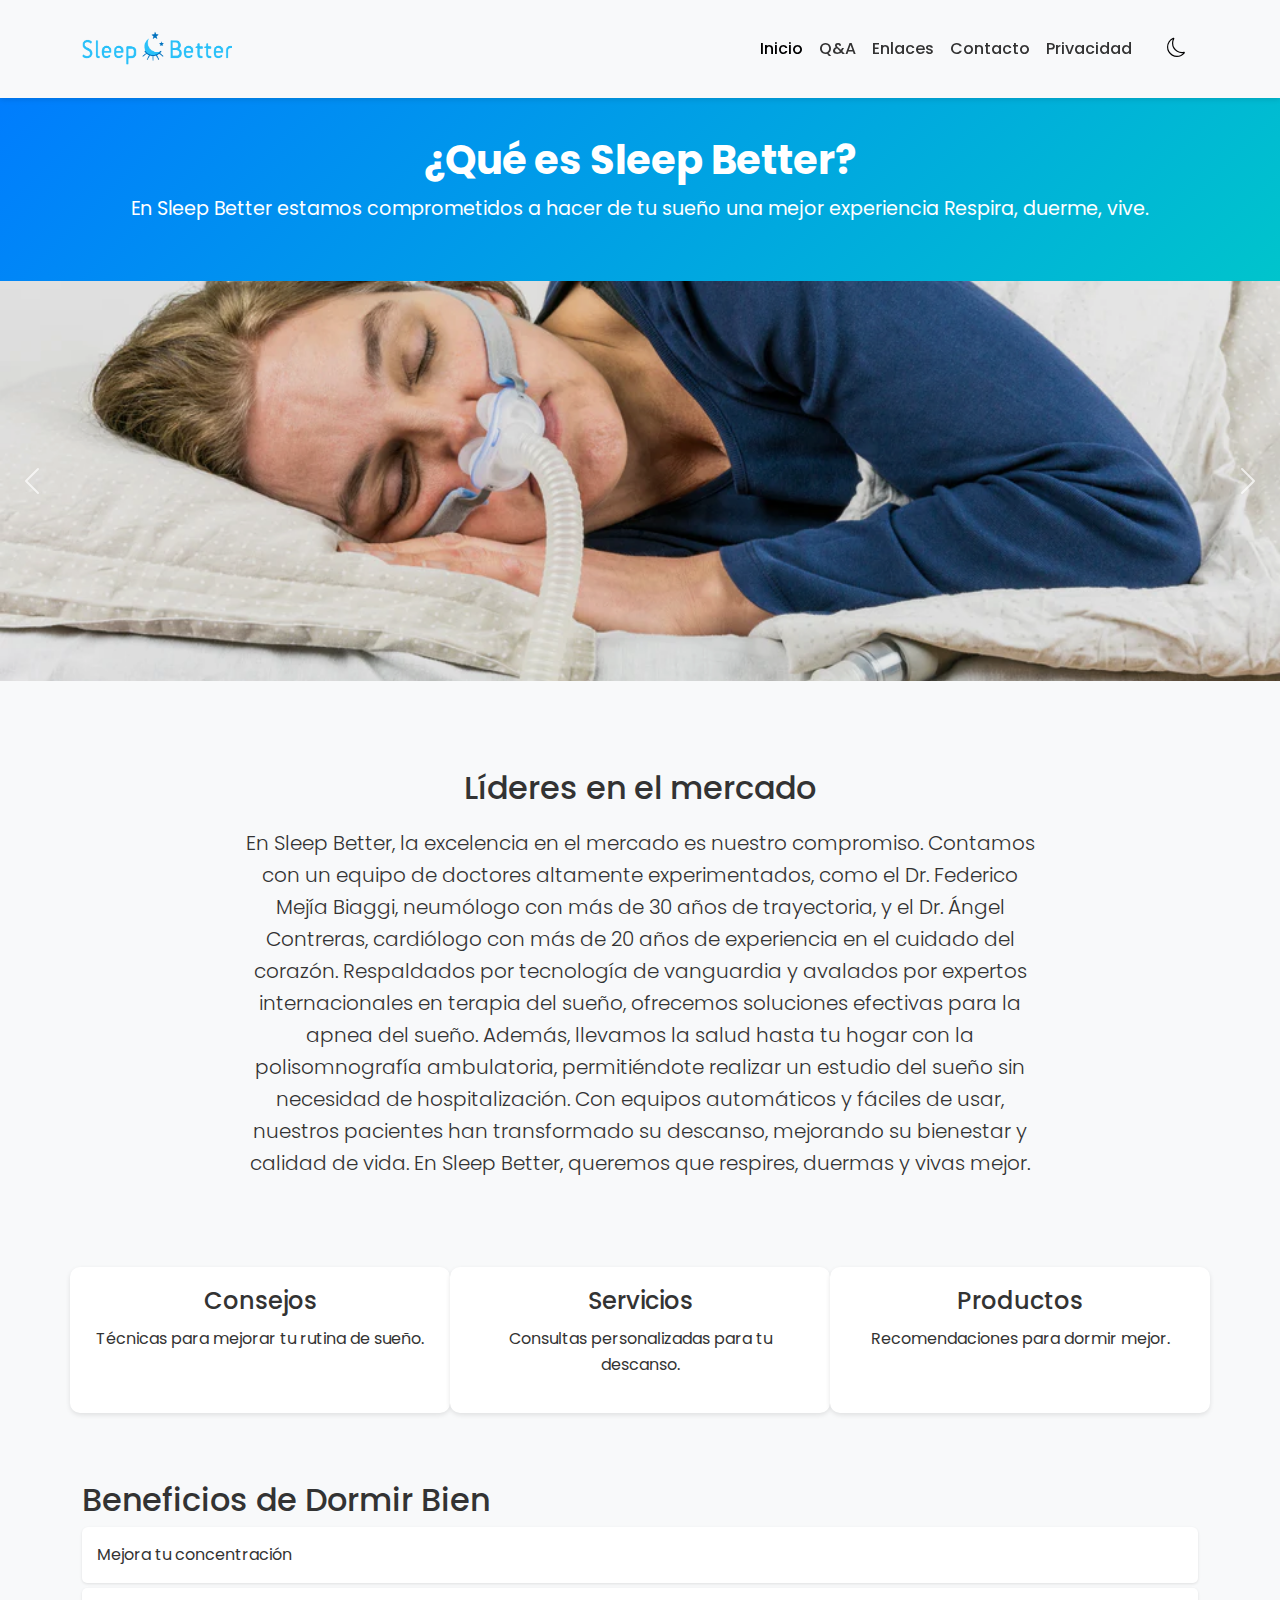
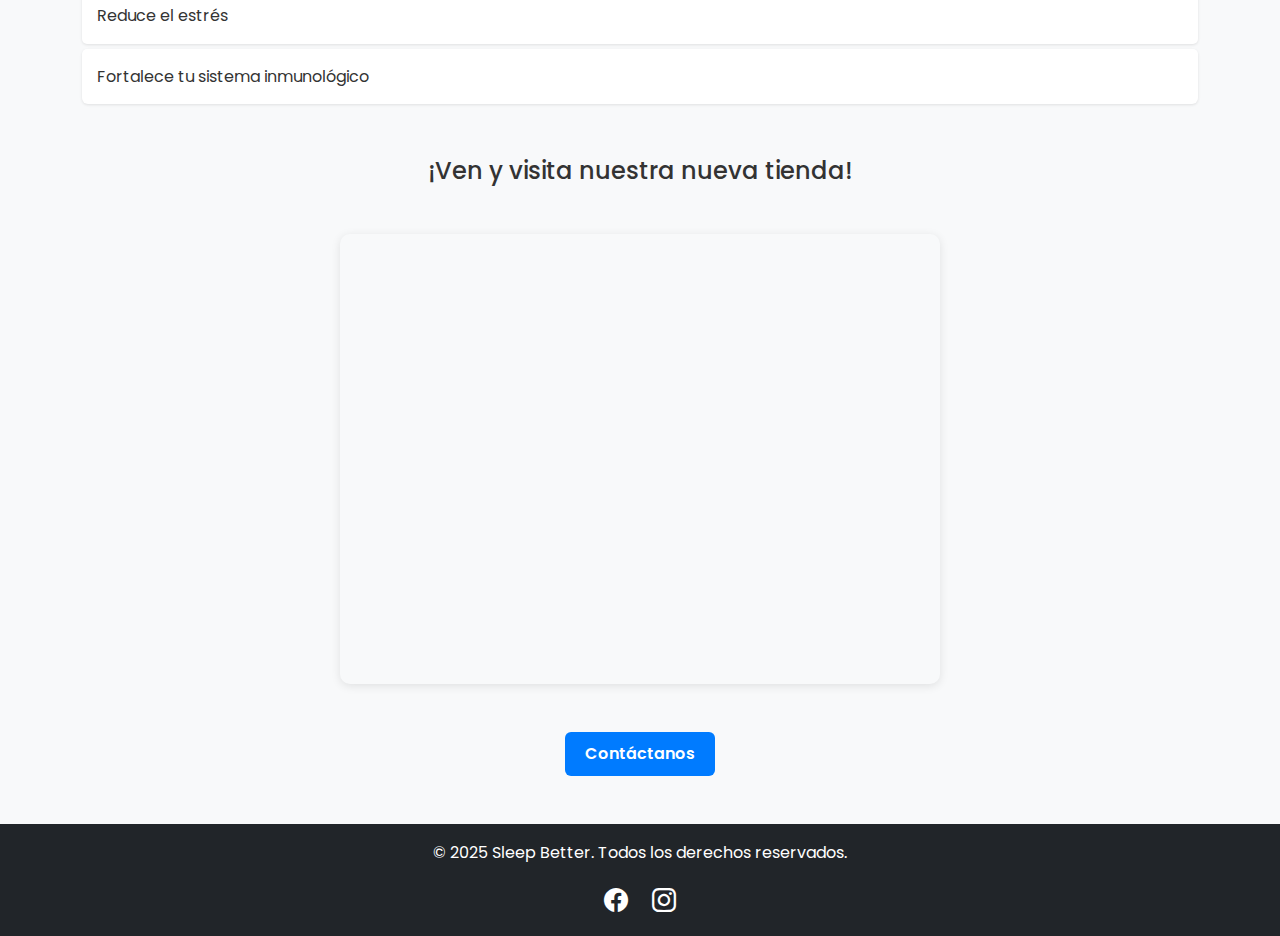
<file: index.html>
<!DOCTYPE html>
<html lang="es">
<head>
    <meta charset="UTF-8">
    <meta name="viewport" content="width=device-width, initial-scale=1.0">
    <meta name="description" content="Sleep Better: consejos y servicios para mejorar tu sueño.">
    <meta name="keywords" content="sueño, descanso, salud, sleep better, insomnio">
    <meta name="author" content="Sebastian Acosta 23-1806">
    <meta name="robots" content="index, follow">
    <title>Sleep Better - Mejora tu Descanso</title>
    <link rel="icon" href="img/favicon-sb.ico" type="image/x-icon">
    <link href="https://fonts.googleapis.com/css2?family=Poppins:wght@400;700&display=swap" rel="stylesheet">
    <link href="https://cdn.jsdelivr.net/npm/bootstrap@5.3.0/dist/css/bootstrap.min.css" rel="stylesheet">
    <link rel="stylesheet" href="https://cdn.jsdelivr.net/npm/bootstrap-icons@1.10.5/font/bootstrap-icons.css">
    <link rel="stylesheet" href="css/styles.css">
</head>

<body class="light-mode">
    <!-- Barra de navegación -->
    <nav class="navbar navbar-expand-lg navbar-light bg-light fixed-top">
        <div class="container">
            <a class="navbar-brand" href="index.html">
                <img src="img/sb-logo.png" alt="Sleep Better Logo" width="150">
            </a>
            <button class="navbar-toggler" type="button" data-bs-toggle="collapse" data-bs-target="#navbarNav">
                <span class="navbar-toggler-icon"></span>
            </button>
            <div class="collapse navbar-collapse" id="navbarNav">
                <ul class="navbar-nav ms-auto">
                    <li class="nav-item"><a class="nav-link active" href="index.html">Inicio</a></li>
                    <li class="nav-item"><a class="nav-link" href="articles.html">Q&A</a></li>
                    <li class="nav-item"><a class="nav-link" href="links.html">Enlaces</a></li>
                    <li class="nav-item"><a class="nav-link" href="contact.html">Contacto</a></li>
                    <li class="nav-item"><a class="nav-link" href="privacy.html">Privacidad</a></li>
                </ul>
                <button id="theme-toggle" class="btn"><i class="bi bi-moon"></i></button>
            </div>
        </div>
    </nav>

    <!-- Sección principal -->
    <header class="main-header">
        <h1>¿Qué es Sleep Better?</h1>
        <p>En Sleep Better estamos comprometidos a hacer de tu sueño una mejor experiencia Respira, duerme, vive.</p>
    </header>

    <!-- Carrusel -->
    <div id="carouselExample" class="carousel slide" data-bs-ride="carousel">
        <div class="carousel-inner">
            <div class="carousel-item active">
                <img src="img/imagen1.png" class="d-block w-100" alt="Dormir bien">
            </div>
            <div class="carousel-item">
                <img src="img/imagen2.png" class="d-block w-100" alt="Relajación">
            </div>
        </div>
        <button class="carousel-control-prev" type="button" data-bs-target="#carouselExample" data-bs-slide="prev">
            <span class="carousel-control-prev-icon"></span>
        </button>
        <button class="carousel-control-next" type="button" data-bs-target="#carouselExample" data-bs-slide="next">
            <span class="carousel-control-next-icon"></span>
        </button>
    </div>

    <!-- Líderes en el mercado -->
    <section class="market-leaders-section container my-5">
        <h2 class="text-center">Líderes en el mercado</h2>
        <p class="text-center lead">
            En Sleep Better, la excelencia en el mercado es nuestro compromiso. Contamos con un equipo de doctores altamente experimentados, como el Dr. Federico Mejía Biaggi, neumólogo con más de 30 años de trayectoria, y el Dr. Ángel Contreras, cardiólogo con más de 20 años de experiencia en el cuidado del corazón. Respaldados por tecnología de vanguardia y avalados por expertos internacionales en terapia del sueño, ofrecemos soluciones efectivas para la apnea del sueño. Además, llevamos la salud hasta tu hogar con la polisomnografía ambulatoria, permitiéndote realizar un estudio del sueño sin necesidad de hospitalización. Con equipos automáticos y fáciles de usar, nuestros pacientes han transformado su descanso, mejorando su bienestar y calidad de vida. En Sleep Better, queremos que respires, duermas y vivas mejor.
        </p>
    </section>

    <!-- FlexGrid -->
    <section class="container my-5">
        <div class="row">
            <div class="col-md-4 hover-effect">
                <h3>Consejos</h3>
                <p>Técnicas para mejorar tu rutina de sueño.</p>
            </div>
            <div class="col-md-4 hover-effect">
                <h3>Servicios</h3>
                <p>Consultas personalizadas para tu descanso.</p>
            </div>
            <div class="col-md-4 hover-effect">
                <h3>Productos</h3>
                <p>Recomendaciones para dormir mejor.</p>
            </div>
        </div>
    </section>

    <!-- Lista de elementos -->
    <section class="container my-5">
        <h2>Beneficios de Dormir Bien</h2>
        <ul class="list-group">
            <li class="list-group-item">Mejora tu concentración</li>
            <li class="list-group-item">Reduce el estrés</li>
            <li class="list-group-item">Fortalece tu sistema inmunológico</li>
        </ul>
    </section>

    <!-- Mapa -->
    <h4 class="map-title">¡Ven y visita nuestra nueva tienda!</h4>
    <div class="container my-5 d-flex justify-content-center">
        <iframe 
         src="https://www.google.com/maps/embed?pb=!1m18!1m12!1m3!1d3783.9947324323884!2d-69.93622409999999!3d18.483897799999998!2m3!1f0!2f0!3f0!3m2!1i1024!2i768!4f13.1!3m3!1m2!1s0x8eaf897dfc4daa59%3A0x87da951ea2682654!2sSleep%20Better%20CPAP%20y%20Polisomnografia!5e0!3m2!1sen!2sdo!4v1741401392189!5m2!1sen!2sdo" width="600" height="450" style="border:0;" allowfullscreen="" loading="lazy" referrerpolicy="no-referrer-when-downgrade"></iframe>

        </iframe>
    </div>

<section class="container my-5 text-center">
        <a href="contact.html" class="btn btn-primary">Contáctanos</a>
    </section>


    <!-- Footer -->
    <footer class="bg-dark text-white text-center py-3">
        <p>© 2025 Sleep Better. Todos los derechos reservados.</p>
        <div>
            <a href="https://www.facebook.com/sleepbetterdr" target="_blank"><i class="bi bi-facebook"></i></a>
            <a href="http://instagram.com/sleepbetterrd/" target="_blank"><i class="bi bi-instagram"></i></a>
        </div>
    </footer>

    <script src="https://cdn.jsdelivr.net/npm/bootstrap@5.3.0/dist/js/bootstrap.bundle.min.js"></script>
    <script src="js/script.js"></script>
</body>
</html>
</file>
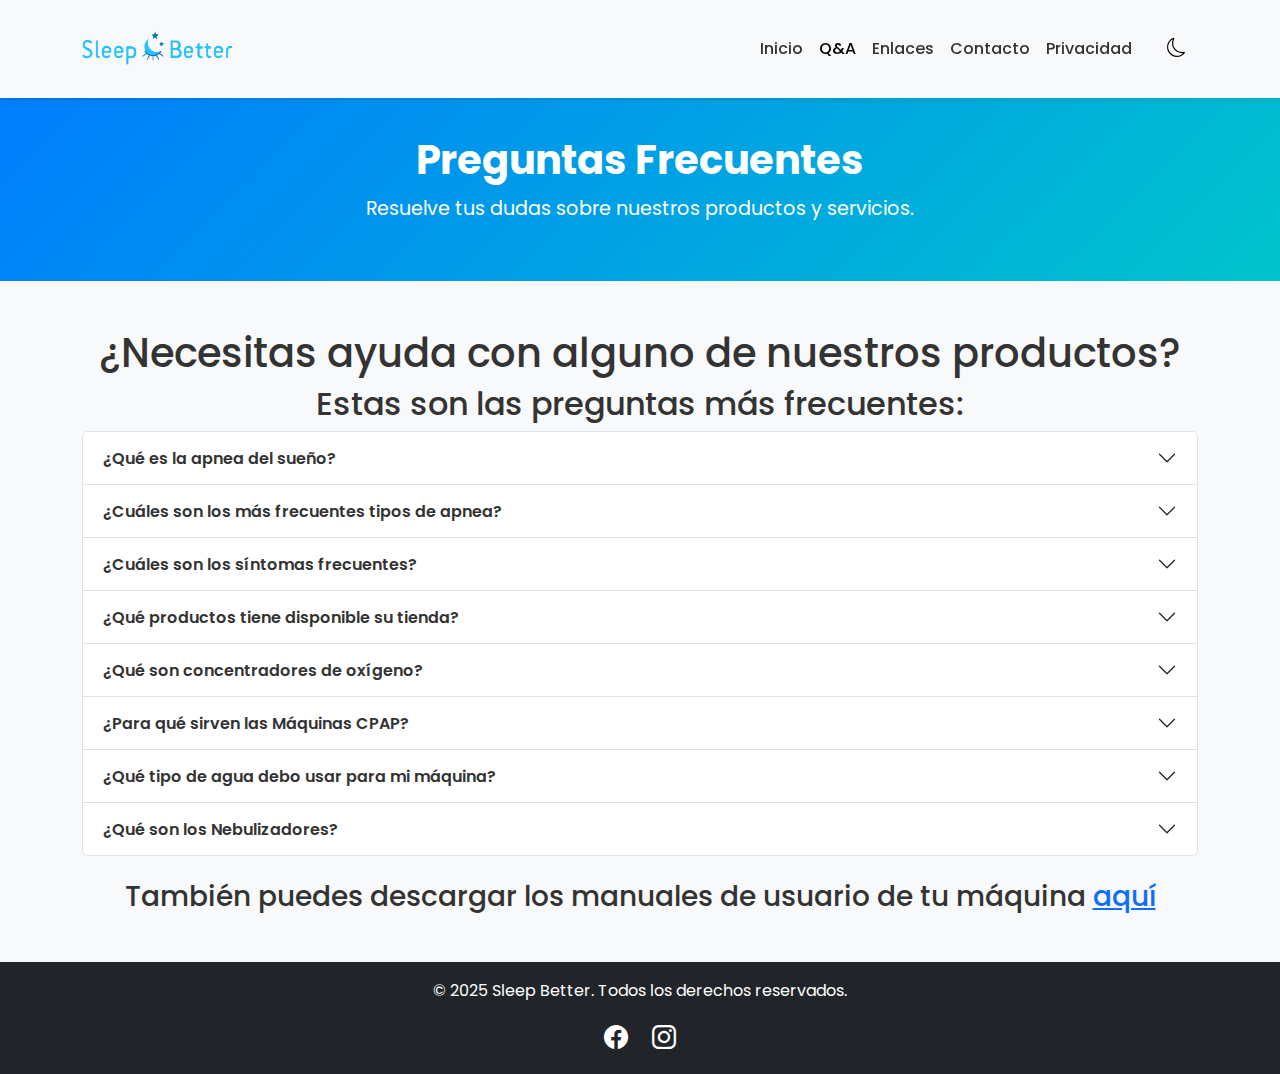
<file: articles.html>
<!DOCTYPE html>
<html lang="es">
<head>
    <meta charset="UTF-8">
    <meta name="viewport" content="width=device-width, initial-scale=1.0">
    <meta name="description" content="Sleep Better: preguntas frecuentes sobre nuestros productos y servicios para mejorar tu sueño.">
    <meta name="keywords" content="sueño, descanso, salud, sleep better, insomnio, apnea del sueño">
    <meta name="author" content="Sebastian Acosta 23-1806">
    <meta name="robots" content="index, follow">
    <title>Sleep Better - Preguntas Frecuentes</title>
    <link rel="icon" href="img/favicon-sb.ico" type="image/x-icon">
    <link href="https://fonts.googleapis.com/css2?family=Poppins:wght@400;700&display=swap" rel="stylesheet">
    <link href="https://cdn.jsdelivr.net/npm/bootstrap@5.3.0/dist/css/bootstrap.min.css" rel="stylesheet">
    <link rel="stylesheet" href="https://cdn.jsdelivr.net/npm/bootstrap-icons@1.10.5/font/bootstrap-icons.css">
    <link rel="stylesheet" href="css/styles.css">
</head>
<body class="light-mode">
    <!-- Barra de navegación -->
    <nav class="navbar navbar-expand-lg navbar-light bg-light fixed-top">
        <div class="container">
            <a class="navbar-brand" href="index.html">
                <img src="img/sb-logo.png" alt="Sleep Better Logo" width="150">
            </a>
            <button class="navbar-toggler" type="button" data-bs-toggle="collapse" data-bs-target="#navbarNav">
                <span class="navbar-toggler-icon"></span>
            </button>
            <div class="collapse navbar-collapse" id="navbarNav">
                <ul class="navbar-nav ms-auto">
                    <li class="nav-item"><a class="nav-link" href="index.html">Inicio</a></li>
                    <li class="nav-item"><a class="nav-link active" href="articles.html">Q&A</a></li>
                    <li class="nav-item"><a class="nav-link" href="links.html">Enlaces</a></li>
                    <li class="nav-item"><a class="nav-link" href="contact.html">Contacto</a></li>
                    <li class="nav-item"><a class="nav-link" href="privacy.html">Privacidad</a></li>
                </ul>
                <button id="theme-toggle" class="btn"><i class="bi bi-moon"></i></button>
            </div>
        </div>
    </nav>

    <!-- Sección principal -->
    <header class="main-header">
        <h1>Preguntas Frecuentes</h1>
        <p>Resuelve tus dudas sobre nuestros productos y servicios.</p>
    </header>

    <!-- Sección de FAQ -->
    <section class="container my-5 faq-section">
        <h1 class="text-center">¿Necesitas ayuda con alguno de nuestros productos?</h1>
        <h2 class="text-center">Estas son las preguntas más frecuentes:</h2>
        <div class="accordion" id="accordionFAQ">
            <div class="accordion-item">
                <h2 class="accordion-header" id="headingOne">
                    <button class="accordion-button collapsed" type="button" data-bs-toggle="collapse" data-bs-target="#collapseOne" aria-expanded="false" aria-controls="collapseOne">
                        ¿Qué es la apnea del sueño?
                    </button>
                </h2>
                <div id="collapseOne" class="accordion-collapse collapse" aria-labelledby="headingOne" data-bs-parent="#accordionFAQ">
                    <div class="accordion-body">
                        Es un trastorno del sueño, caracterizado por paro en la respiración, repetidas veces. El síntoma principal es el ronquido excesivo e intenso.
                    </div>
                </div>
            </div>
            <div class="accordion-item">
                <h2 class="accordion-header" id="headingTwo">
                    <button class="accordion-button collapsed" type="button" data-bs-toggle="collapse" data-bs-target="#collapseTwo" aria-expanded="false" aria-controls="collapseTwo">
                        ¿Cuáles son los más frecuentes tipos de apnea?
                    </button>
                </h2>
                <div id="collapseTwo" class="accordion-collapse collapse" aria-labelledby="headingTwo" data-bs-parent="#accordionFAQ">
                    <div class="accordion-body">
                        La apnea obstructiva: en la que los músculos de la garganta se relajan y obstruyen el paso del aire a los pulmones.<br>
                        La apnea central del sueño: cuando el cerebro no envía los mensajes correctos a los encargados de controlar la respiración.<br>
                        Y una forma combinada de ambas causas.
                    </div>
                </div>
            </div>
            <div class="accordion-item">
                <h2 class="accordion-header" id="headingFour">
                    <button class="accordion-button collapsed" type="button" data-bs-toggle="collapse" data-bs-target="#collapseFour" aria-expanded="false" aria-controls="collapseFour">
                        ¿Cuáles son los síntomas frecuentes?
                    </button>
                </h2>
                <div id="collapseFour" class="accordion-collapse collapse" aria-labelledby="headingFour" data-bs-parent="#accordionFAQ">
                    <div class="accordion-body">
                        Los signos y síntomas más comunes de la apnea obstructiva y la apnea central del sueño incluyen los siguientes:<br>
                        - Ronquidos fuertes<br>
                        - Episodios en los que dejas de respirar durante el sueño (lo cual señala otra persona)<br>
                        - Jadeos al respirar durante el sueño<br>
                        - Despertarse con la boca seca<br>
                        - Dolor de cabeza por la mañana<br>
                        - Problemas para mantenerse dormido (insomnio)<br>
                        - Sensación de sueño excesiva durante el día (hipersomnia)<br>
                        - Dificultad para prestar atención mientras estás despierto<br>
                        - Irritabilidad
                    </div>
                </div>
            </div>
            <div class="accordion-item">
                <h2 class="accordion-header" id="headingFive">
                    <button class="accordion-button collapsed" type="button" data-bs-toggle="collapse" data-bs-target="#collapseFive" aria-expanded="false" aria-controls="collapseFive">
                        ¿Qué productos tiene disponible su tienda?
                    </button>
                </h2>
                <div id="collapseFive" class="accordion-collapse collapse" aria-labelledby="headingFive" data-bs-parent="#accordionFAQ">
                    <div class="accordion-body">
                        Concentradores de oxígeno, nebulizadores, Máquinas CPAP, mascarillas, agua destilada para fines médicos, entre otros.
                    </div>
                </div>
            </div>
            <div class="accordion-item">
                <h2 class="accordion-header" id="headingSix">
                    <button class="accordion-button collapsed" type="button" data-bs-toggle="collapse" data-bs-target="#collapseSix" aria-expanded="false" aria-controls="collapseSix">
                        ¿Qué son concentradores de oxígeno?
                    </button>
                </h2>
                <div id="collapseSix" class="accordion-collapse collapse" aria-labelledby="headingSix" data-bs-parent="#accordionFAQ">
                    <div class="accordion-body">
                        Un concentrador de oxígeno es un instrumento médico que proporciona terapia de oxígeno a pacientes con enfermedades respiratorias. Los concentradores administran oxígeno más puro que el del aire.
                    </div>
                </div>
            </div>
            <div class="accordion-item">
                <h2 class="accordion-header" id="headingSeven">
                    <button class="accordion-button collapsed" type="button" data-bs-toggle="collapse" data-bs-target="#collapseSeven" aria-expanded="false" aria-controls="collapseSeven">
                        ¿Para qué sirven las Máquinas CPAP?
                    </button>
                </h2>
                <div id="collapseSeven" class="accordion-collapse collapse" aria-labelledby="headingSeven" data-bs-parent="#accordionFAQ">
                    <div class="accordion-body">
                        Las máquinas CPAP ayudan a las personas con apnea del sueño a respirar más fácil cada noche mientras duermen. Una máquina de CPAP aumenta la presión del aire en su garganta para mantener las vías respiratorias abiertas mientras inhala, lo que hace que disminuyan los ronquidos, lo que también ayudará a su pareja a dormir mejor por la noche.
                    </div>
                </div>
            </div>
            <div class="accordion-item">
                <h2 class="accordion-header" id="headingThree">
                    <button class="accordion-button collapsed" type="button" data-bs-toggle="collapse" data-bs-target="#collapseThree" aria-expanded="false" aria-controls="collapseThree">
                        ¿Qué tipo de agua debo usar para mi máquina?
                    </button>
                </h2>
                <div id="collapseThree" class="accordion-collapse collapse" aria-labelledby="headingThree" data-bs-parent="#accordionFAQ">
                    <div class="accordion-body">
                        Siempre recomendamos para el correcto uso del humidificador comprar agua destilada, no lo hagas con agua embotellada común o de la llave, esta podría estropear el dispositivo.
                    </div>
                </div>
            </div>
            <div class="accordion-item">
                <h2 class="accordion-header" id="headingEight">
                    <button class="accordion-button collapsed" type="button" data-bs-toggle="collapse" data-bs-target="#collapseEight" aria-expanded="false" aria-controls="collapseEight">
                        ¿Qué son los Nebulizadores?
                    </button>
                </h2>
                <div id="collapseEight" class="accordion-collapse collapse" aria-labelledby="headingEight" data-bs-parent="#accordionFAQ">
                    <div class="accordion-body">
                        Un Nebulizador es un dispositivo utilizado para administrar soluciones o suspensiones de fármacos, en forma líquida, vía inhalatoria a través de una mascarilla o de una boquilla.
                    </div>
                </div>
            </div>
        </div>
        <h3 class="text-center mt-4">
            También puedes descargar los manuales de usuario de tu máquina <a href="links.html" target="_blank">aquí</a>
        </h3>
    </section>

    <!-- Footer -->
    <footer class="bg-dark text-white text-center py-3">
        <p>© 2025 Sleep Better. Todos los derechos reservados.</p>
        <div>
            <a href="https://www.facebook.com/sleepbetterdr" target="_blank"><i class="bi bi-facebook"></i></a>
            <a href="http://instagram.com/sleepbetterrd/" target="_blank"><i class="bi bi-instagram"></i></a>
        </div>
    </footer>

    <script src="https://cdn.jsdelivr.net/npm/bootstrap@5.3.0/dist/js/bootstrap.bundle.min.js"></script>
    <script src="js/script.js"></script>
</body>
</html>
</file>
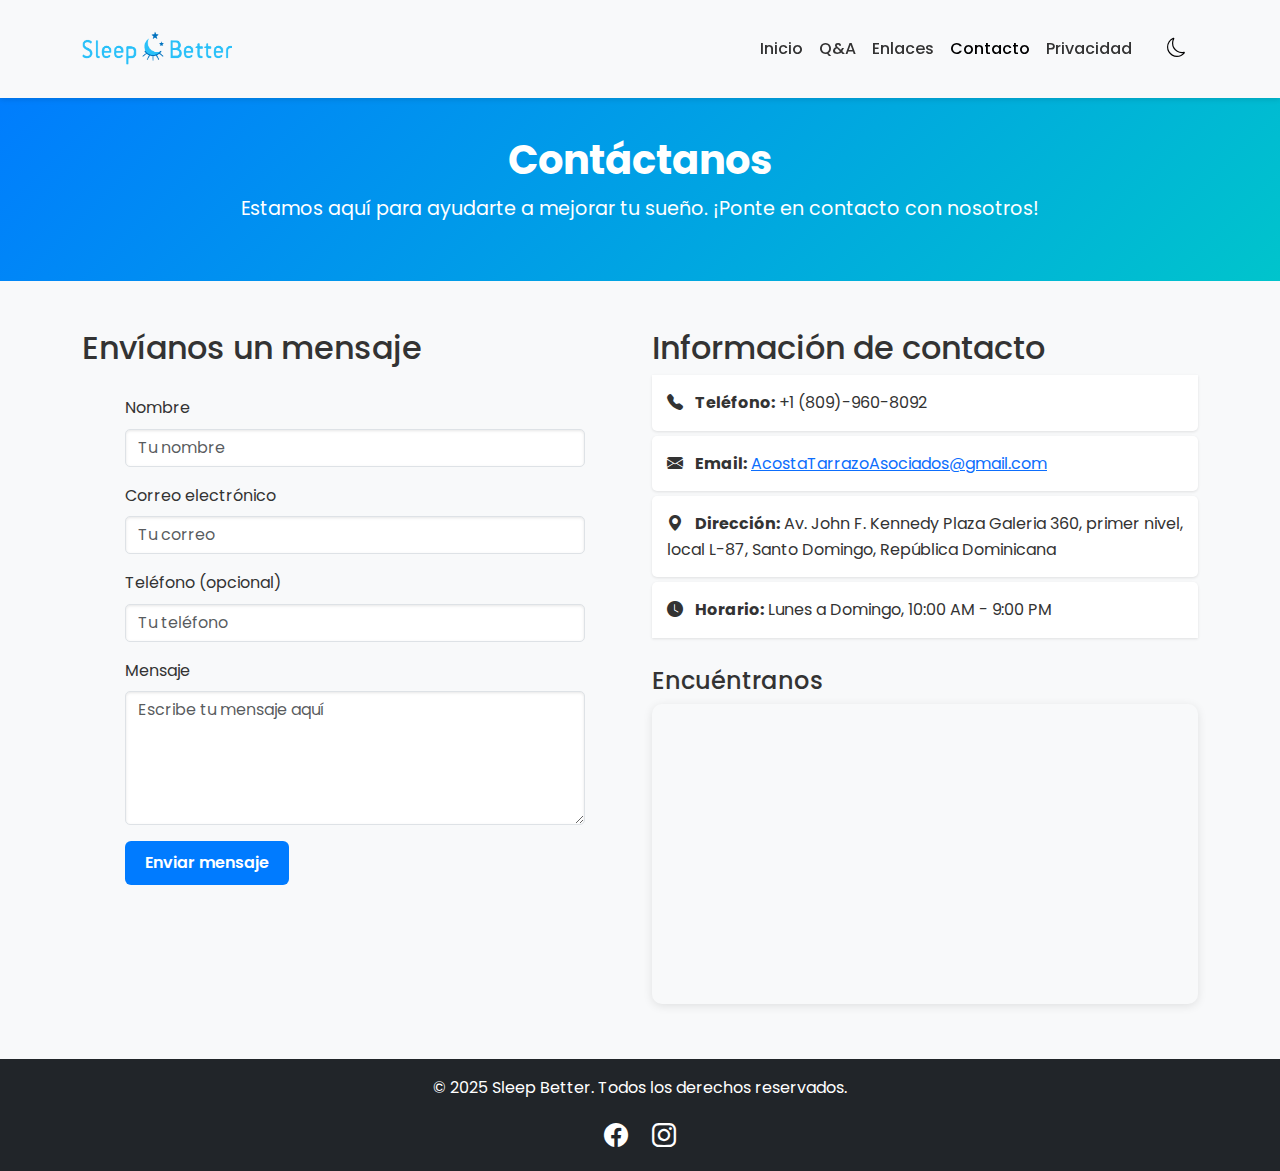
<file: contact.html>
<!DOCTYPE html>
<html lang="es">
<head>
    <meta charset="UTF-8">
    <meta name="viewport" content="width=device-width, initial-scale=1.0">
    <meta name="description" content="Sleep Better: consejos y servicios para mejorar tu sueño.">
    <meta name="keywords" content="sueño, descanso, salud, sleep better, insomnio">
    <meta name="author" content="Sebastian Acosta 23-1806">
    <meta name="robots" content="index, follow">
    <title>Sleep Better - Mejora tu Descanso</title>
    <link rel="icon" href="img/favicon-sb.ico" type="image/x-icon">
    <link href="https://fonts.googleapis.com/css2?family=Poppins:wght@400;700&display=swap" rel="stylesheet">
    <link href="https://cdn.jsdelivr.net/npm/bootstrap@5.3.0/dist/css/bootstrap.min.css" rel="stylesheet">
    <link rel="stylesheet" href="https://cdn.jsdelivr.net/npm/bootstrap-icons@1.10.5/font/bootstrap-icons.css">
    <link rel="stylesheet" href="css/styles.css">
</head>

<body class="light-mode">
    <!-- Barra de navegación -->
    <nav class="navbar navbar-expand-lg navbar-light bg-light fixed-top">
        <div class="container">
            <a class="navbar-brand" href="index.html">
                <img src="img/sb-logo.png" alt="Sleep Better Logo" width="150">
            </a>
            <button class="navbar-toggler" type="button" data-bs-toggle="collapse" data-bs-target="#navbarNav">
                <span class="navbar-toggler-icon"></span>
            </button>
            <div class="collapse navbar-collapse" id="navbarNav">
                <ul class="navbar-nav ms-auto">
                    <li class="nav-item"><a class="nav-link" href="index.html">Inicio</a></li>
                    <li class="nav-item"><a class="nav-link" href="articles.html">Q&A</a></li>
                    <li class="nav-item"><a class="nav-link" href="links.html">Enlaces</a></li>
                    <li class="nav-item"><a class="nav-link active" href="contact.html">Contacto</a></li>
                    <li class="nav-item"><a class="nav-link" href="privacy.html">Privacidad</a></li>
                </ul>
                <button id="theme-toggle" class="btn"><i class="bi bi-moon"></i></button>
            </div>
        </div>
    </nav>

    <!-- Sección principal -->
    <header class="main-header">
        <h1>Contáctanos</h1>
        <p>Estamos aquí para ayudarte a mejorar tu sueño. ¡Ponte en contacto con nosotros!</p>
    </header>

    <!-- Sección de contacto -->
    <section class="container my-5">
        <div class="row">
            <!-- Formulario de contacto -->
            <div class="col-md-6">
                <h2>Envíanos un mensaje</h2>
                <form action="mailto:AcostaTarrazoAsociados@gmail.com" method="post" enctype="text/plain">
                    <div class="mb-3">
                        <label for="name" class="form-label">Nombre</label>
                        <input type="text" class="form-control" id="name" name="name" placeholder="Tu nombre" required>
                    </div>
                    <div class="mb-3">
                        <label for="email" class="form-label">Correo electrónico</label>
                        <input type="email" class="form-control" id="email" name="email" placeholder="Tu correo" required>
                    </div>
                    <div class="mb-3">
                        <label for="phone" class="form-label">Teléfono (opcional)</label>
                        <input type="tel" class="form-control" id="phone" name="phone" placeholder="Tu teléfono">
                    </div>
                    <div class="mb-3">
                        <label for="message" class="form-label">Mensaje</label>
                        <textarea class="form-control" id="message" name="message" rows="5" placeholder="Escribe tu mensaje aquí" required></textarea>
                    </div>
                    <button type="submit" class="btn btn-primary">Enviar mensaje</button>
                </form>
            </div>

            <!-- Información de contacto -->
            <div class="col-md-6">
                <h2>Información de contacto</h2>
                <ul class="list-group list-group-flush">
                    <li class="list-group-item">
                        <i class="bi bi-telephone-fill me-2"></i>
                        <strong>Teléfono:</strong> +1 (809)-960-8092
                    </li>
                    <li class="list-group-item">
                        <i class="bi bi-envelope-fill me-2"></i>
                        <strong>Email:</strong> <a href="mailto:AcostaTarrazoAsociados@gmail.com">AcostaTarrazoAsociados@gmail.com</a>
                    </li>
                    <li class="list-group-item">
                        <i class="bi bi-geo-alt-fill me-2"></i>
                        <strong>Dirección:</strong> Av. John F. Kennedy Plaza Galeria 360, primer nivel, local L-87, Santo Domingo, República Dominicana
                    </li>
                    <li class="list-group-item">
                        <i class="bi bi-clock-fill me-2"></i>
                        <strong>Horario:</strong> Lunes a Domingo, 10:00 AM - 9:00 PM
                    </li>
                </ul>

                <!-- Mapa -->
                <h4 class="mt-4">Encuéntranos</h4>
                <iframe 
                    src="https://www.google.com/maps/embed?pb=!1m18!1m12!1m3!1d3783.9947324323884!2d-69.93622409999999!3d18.483897799999998!2m3!1f0!2f0!3f0!3m2!1i1024!2i768!4f13.1!3m3!1m2!1s0x8eaf897dfc4daa59%3A0x87da951ea2682654!2sSleep%20Better%20CPAP%20y%20Polisomnografia!5e0!3m2!1sen!2sdo!4v1741401392189!5m2!1sen!2sdo" 
                    width="100%" 
                    height="300" 
                    style="border:0;" 
                    allowfullscreen="" 
                    loading="lazy" 
                    referrerpolicy="no-referrer-when-downgrade">
                </iframe>
            </div>
        </div>
    </section>
    

    <!-- Footer -->
    <footer class="bg-dark text-white text-center py-3">
        <p>© 2025 Sleep Better. Todos los derechos reservados.</p>
        <div>
            <a href="https://www.facebook.com/sleepbetterdr" target="_blank"><i class="bi bi-facebook"></i></a>
            <a href="http://instagram.com/sleepbetterrd/" target="_blank"><i class="bi bi-instagram"></i></a>
        </div>
    </footer>

    <script src="https://cdn.jsdelivr.net/npm/bootstrap@5.3.0/dist/js/bootstrap.bundle.min.js"></script>
    <script src="js/script.js"></script>
</body>
</html>
</file>
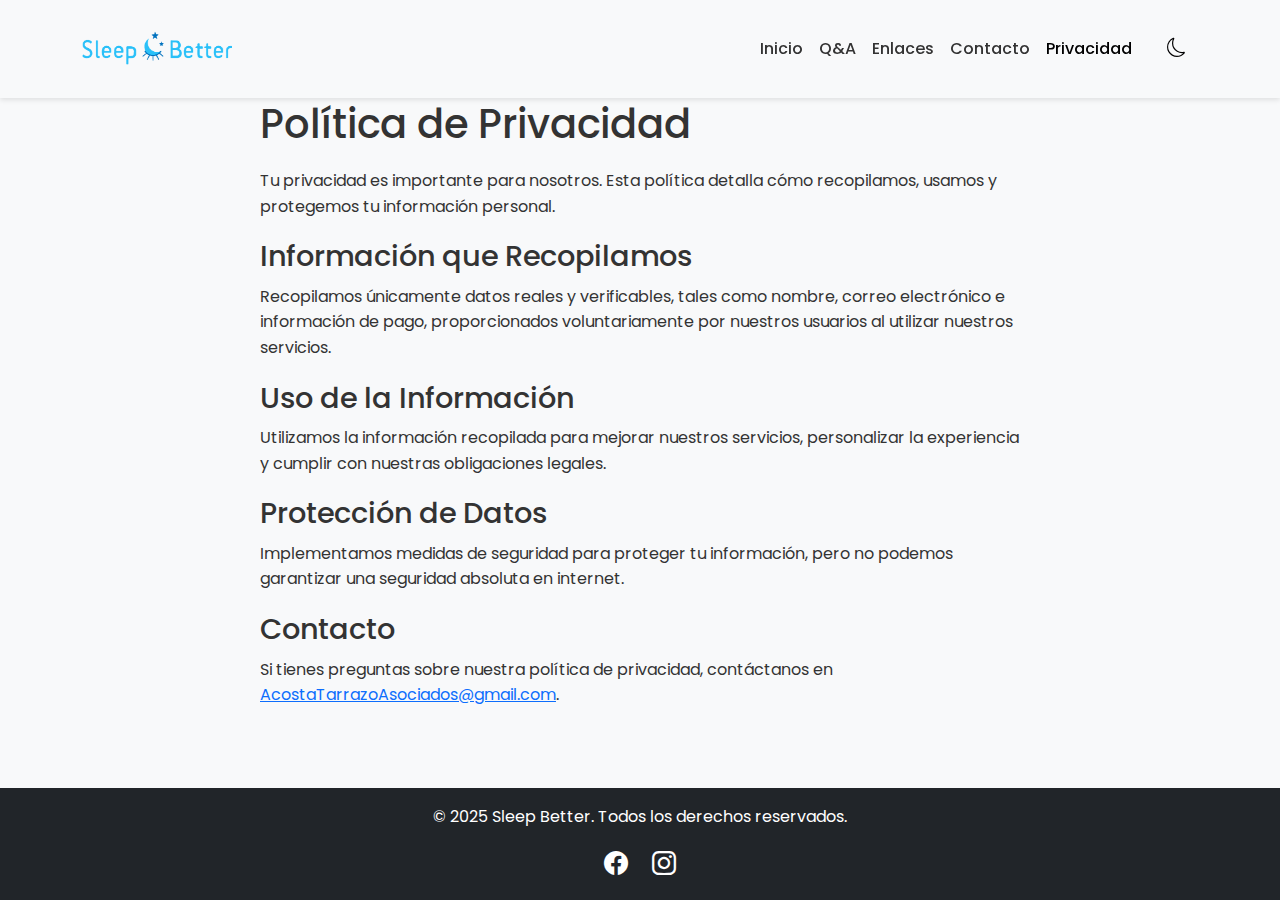
<file: privacy.html>
<!DOCTYPE html>
<html lang="es">
<head>
    <meta charset="UTF-8">
    <meta name="viewport" content="width=device-width, initial-scale=1.0">
    <meta name="description" content="Sleep Better: consejos y servicios para mejorar tu sueño.">
    <meta name="keywords" content="sueño, descanso, salud, sleep better, insomnio">
    <meta name="author" content="Sebastian Acosta 23-1806">
    <meta name="robots" content="index, follow">
    <title>Sleep Better - Mejora tu Descanso</title>
    <link rel="icon" href="img/favicon-sb.ico" type="image/x-icon">
    <link href="https://fonts.googleapis.com/css2?family=Poppins:wght@400;700&display=swap" rel="stylesheet">
    <link href="https://cdn.jsdelivr.net/npm/bootstrap@5.3.0/dist/css/bootstrap.min.css" rel="stylesheet">
    <link rel="stylesheet" href="https://cdn.jsdelivr.net/npm/bootstrap-icons@1.10.5/font/bootstrap-icons.css">
    <link rel="stylesheet" href="css/styles.css">
</head>

<body class="light-mode">
    <!-- Barra de navegación -->
    <nav class="navbar navbar-expand-lg navbar-light bg-light fixed-top">
        <div class="container">
            <a class="navbar-brand" href="index.html">
                <img src="img/sb-logo.png" alt="Sleep Better Logo" width="150">
            </a>
            <button class="navbar-toggler" type="button" data-bs-toggle="collapse" data-bs-target="#navbarNav">
                <span class="navbar-toggler-icon"></span>
            </button>
            <div class="collapse navbar-collapse" id="navbarNav">
                <ul class="navbar-nav ms-auto">
                    <li class="nav-item"><a class="nav-link" href="index.html">Inicio</a></li>
                    <li class="nav-item"><a class="nav-link" href="articles.html">Q&A</a></li>
                    <li class="nav-item"><a class="nav-link" href="links.html">Enlaces</a></li>
                    <li class="nav-item"><a class="nav-link" href="contact.html">Contacto</a></li>
                    <li class="nav-item"><a class="nav-link active" href="privacy.html">Privacidad</a></li>
                </ul>
                <button id="theme-toggle" class="btn"><i class="bi bi-moon"></i></button>
            </div>
        </div>
    </nav>

    <div class="container privacy-container">
        <header>
            <h1 class="privacy-title">Política de Privacidad</h1>
        </header>

        <main>
            <section class="privacy-section">
                <p>Tu privacidad es importante para nosotros. Esta política detalla cómo recopilamos, usamos y protegemos tu información personal.</p>
            </section>

            <section class="privacy-section">
                <h2>Información que Recopilamos</h2>
                <p>Recopilamos únicamente datos reales y verificables, tales como nombre, correo electrónico e información de pago, proporcionados voluntariamente por nuestros usuarios al utilizar nuestros servicios.</p>
            </section>

            <section class="privacy-section">
                <h2>Uso de la Información</h2>
                <p>Utilizamos la información recopilada para mejorar nuestros servicios, personalizar la experiencia y cumplir con nuestras obligaciones legales.</p>
            </section>

            <section class="privacy-section">
                <h2>Protección de Datos</h2>
                <p>Implementamos medidas de seguridad para proteger tu información, pero no podemos garantizar una seguridad absoluta en internet.</p>
            </section>

            <section class="privacy-section">
                <h2>Contacto</h2>
                <p>Si tienes preguntas sobre nuestra política de privacidad, contáctanos en <a href="mailto:AcostaTarrazoAsociados@gmail.com">AcostaTarrazoAsociados@gmail.com</a>.</p>
            </section>
        </main>
    </div>

    <!-- Footer -->
    <footer class="bg-dark text-white text-center py-3">
        <p>© 2025 Sleep Better. Todos los derechos reservados.</p>
        <div>
            <a href="https://www.facebook.com/sleepbetterdr" target="_blank"><i class="bi bi-facebook"></i></a>
            <a href="http://instagram.com/sleepbetterrd/" target="_blank"><i class="bi bi-instagram"></i></a>
        </div>
    </footer>

    <script src="https://cdn.jsdelivr.net/npm/bootstrap@5.3.0/dist/js/bootstrap.bundle.min.js"></script>
    <script src="js/script.js"></script>
</body>
</html>
</file>
<file: css/styles.css>
/* Reset básico y fuente global */
* {
    margin: 0;
    padding: 0;
    box-sizing: border-box;
}

body {
    font-family: 'Poppins', sans-serif;
    line-height: 1.6;
    transition: background-color 0.3s, color 0.3s;
}

/* Modo claro (predeterminado) */
body.light-mode {
    background-color: #f8f9fa;
    color: #333;
}

/* Modo oscuro */
body.dark-mode {
    background-color: #1a1a1a;
    color: #f1f1f1;
}

/* Barra de navegación */
.navbar {
    box-shadow: 0 2px 5px rgba(0, 0, 0, 0.1);
    transition: background-color 0.3s;
}

/* Forzar el fondo en modo claro */
body.light-mode .navbar.navbar-light {
    background-color: #f8f9fa !important;
}

/* Forzar el fondo en modo oscuro */
body.dark-mode .navbar.navbar-light {
    background-color: #2c2c2c !important;
}

.navbar-brand img {
    transition: transform 0.3s;
}

.navbar-brand img:hover {
    transform: scale(1.05);
}

.nav-link {
    font-weight: 500;
    padding: 10px 15px;
    transition: color 0.3s;
}

body.light-mode .nav-link {
    color: #333;
}

body.dark-mode .nav-link {
    color: #f1f1f1;
}

body.dark-mode .nav-link.active {
    color: #66b3ff !important; /* Azul claro para el enlace activo en modo oscuro */
}

.nav-link:hover {
    color: #007bff;
}

#theme-toggle {
    margin-left: 15px;
    border: none;
    background: none;
    font-size: 1.2rem;
    transition: transform 0.3s;
}

body.light-mode #theme-toggle {
    color: #333;
}

body.dark-mode #theme-toggle {
    color: #f1f1f1;
}

#theme-toggle:hover {
    transform: rotate(180deg);
}

/* Encabezado principal */
.main-header {
    text-align: center;
    padding: 80px 20px 40px;
    background: linear-gradient(135deg, #007bff, #00c4cc);
    color: white;
    margin-top: 56px;
}

.main-header h1 {
    font-size: 2.5rem;
    font-weight: 700;
}

.main-header p {
    font-size: 1.2rem;
    margin-top: 10px;
}

/* Sección Q&A */
.faq-section .accordion-button {
    font-weight: 600;
    background-color: #fff;
    color: #333;
}

body.dark-mode .faq-section .accordion-button {
    background-color: #2c2c2c;
    color: #f1f1f1 !important;
}

.faq-section .accordion-button:not(.collapsed) {
    background-color: #007bff;
    color: white;
}

body.dark-mode .faq-section .accordion-button:not(.collapsed) {
    background-color: #007bff;
    color: #f1f1f1 !important;
}

.faq-section .accordion-body {
    background-color: #f8f9fa;
    color: #333;
}

body.dark-mode .faq-section .accordion-body {
    background-color: #333;
    color: #f1f1f1 !important;
}

/* Carrusel */
.carousel-inner img {
    object-fit: cover;
    height: 400px;
    filter: brightness(90%);
}

.carousel-control-prev,
.carousel-control-next {
    width: 5%;
    opacity: 0.7;
    transition: opacity 0.3s;
}

.carousel-control-prev:hover,
.carousel-control-next:hover {
    opacity: 1;
}

/* Sección de líderes en el mercado */
.market-leaders-section {
    padding: 40px 20px;
    text-align: center;
}

.market-leaders-section h2 {
    font-size: 2rem;
    margin-bottom: 20px;
}

.market-leaders-section p {
    max-width: 800px;
    margin: 0 auto;
}

/* FlexGrid con efecto hover */
.hover-effect {
    padding: 20px;
    text-align: center;
    background-color: #fff;
    border-radius: 10px;
    box-shadow: 0 2px 5px rgba(0, 0, 0, 0.1);
    transition: transform 0.3s, box-shadow 0.3s;
    margin-bottom: 20px;
}

body.dark-mode .hover-effect {
    background-color: #2c2c2c;
}

.hover-effect:hover {
    transform: translateY(-5px);
    box-shadow: 0 5px 15px rgba(0, 0, 0, 0.2);
}

.hover-effect h3 {
    font-size: 1.5rem;
    margin-bottom: 10px;
}

/* Lista de beneficios */
.list-group-item {
    border: none;
    padding: 15px;
    background-color: #fff;
    color: #333;
    margin-bottom: 5px;
    border-radius: 5px;
    box-shadow: 0 1px 3px rgba(0, 0, 0, 0.1);
}

body.dark-mode .list-group-item {
    background-color: #2c2c2c;
    color: #f1f1f1;
}

/* Mapa */
iframe {
    border-radius: 10px;
    box-shadow: 0 2px 10px rgba(0, 0, 0, 0.1);
}

/* Título del mapa */
.map-title {
    text-align: center;
    margin-bottom: 20px;
}

/* Formulario */
form {
    max-width: 500px;
    margin: 0 auto 40px;
    padding: 20px;
}

.form-control {
    border-radius: 5px;
    box-shadow: inset 0 1px 3px rgba(0, 0, 0, 0.1);
}

.btn-primary {
    background-color: #007bff;
    border: none;
    padding: 10px 20px;
    font-weight: 600;
    transition: background-color 0.3s;
}

.btn-primary:hover {
    background-color: #0056b3;
}

/* Sección de marcas */
.brands {
    padding: 40px 0;
    text-align: center;
}

.brands h1 {
    font-size: 2rem;
    margin-bottom: 30px;
}

.brands img {
    max-width: 200px;
    margin: 20px auto;
    display: block;
    transition: transform 0.3s;
}

.brands img:hover {
    transform: scale(1.1);
}

/* Política de privacidad */
.privacy-container {
    max-width: 800px;
    margin: 80px auto 40px;
    padding: 20px;
}

.privacy-title {
    font-size: 2.5rem;
    margin-bottom: 20px;
}

.privacy-section {
    margin-bottom: 20px;
}

.privacy-section h2 {
    font-size: 1.8rem;
    margin-bottom: 10px;
}

/* Footer */
footer {
    padding: 20px;
}

footer a {
    color: #fff;
    margin: 0 10px;
    font-size: 1.5rem;
    transition: color 0.3s;
}

footer a:hover {
    color: #007bff;
}

/* Media Queries para responsividad */
@media (max-width: 768px) {
    .main-header h1 {
        font-size: 2rem;
    }

    .carousel-inner img {
        height: 300px;
    }

    .hover-effect {
        margin-bottom: 15px;
    }

    .brands img {
        max-width: 150px;
    }
}
</file>
